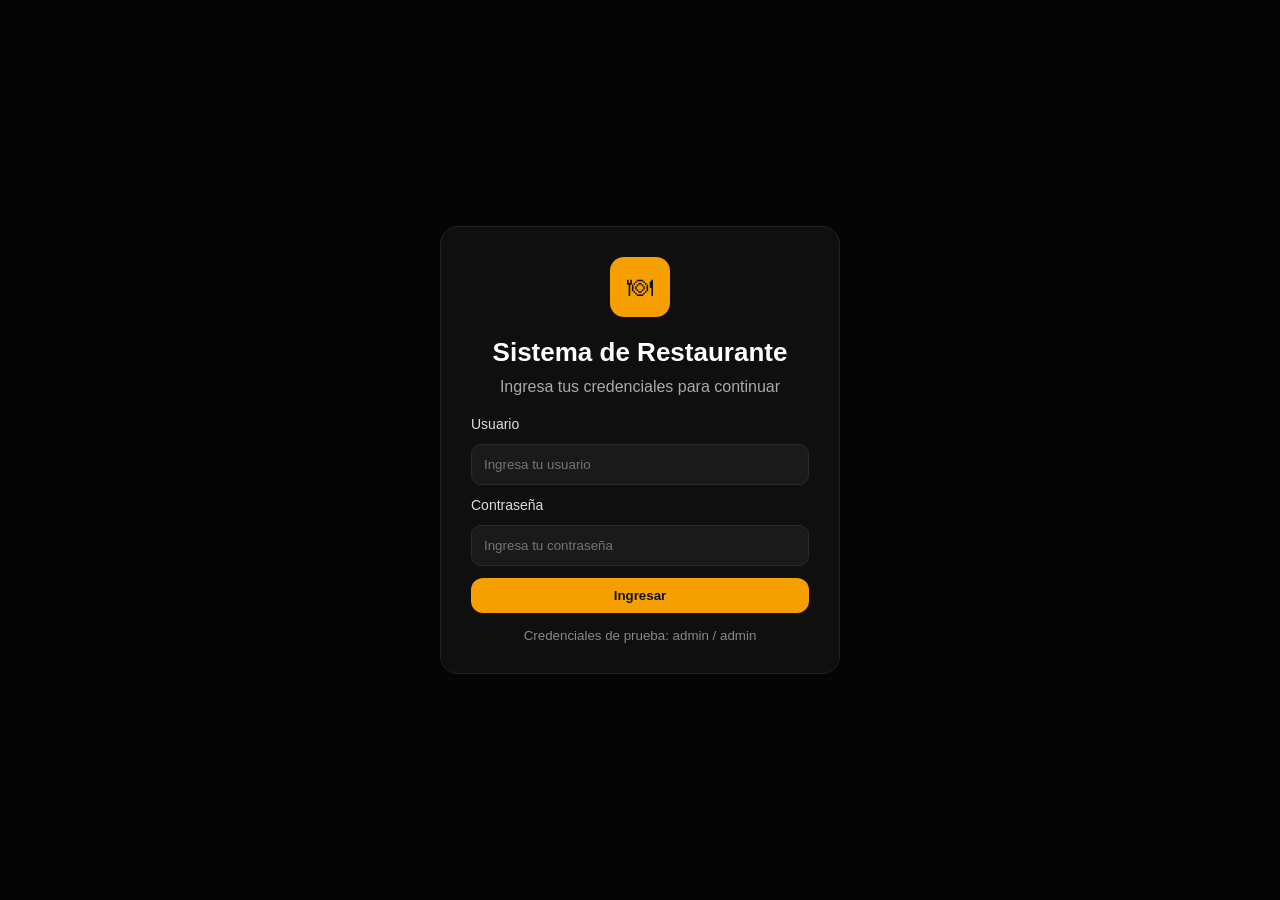
<file: index.html>
<!DOCTYPE html>
<html lang="es">
<head>
  <meta charset="UTF-8">
  <meta name="viewport" content="width=device-width, initial-scale=1.0">
  <title>Login - Sistema de Restaurante</title>
  <link rel="stylesheet" href="css/estilos.css">
</head>
<body>
  <main class="login-contenedor">
    <section class="login-box">
      <div class="logo-box">🍽</div>
      <h1>Sistema de Restaurante</h1>
      <p>Ingresa tus credenciales para continuar</p>

      <form class="formulario-login" onsubmit="event.preventDefault(); iniciarSesion();">
        <label for="usuario">Usuario</label>
        <input type="text" id="usuario" placeholder="Ingresa tu usuario">

        <label for="password">Contraseña</label>
        <input type="password" id="password" placeholder="Ingresa tu contraseña">

        <button type="submit" class="btn-principal">Ingresar</button>
      </form>

      <small>Credenciales de prueba: admin / admin</small>
    </section>
  </main>

  <script src="js/app.js"></script>
</body>
</html>
</file>
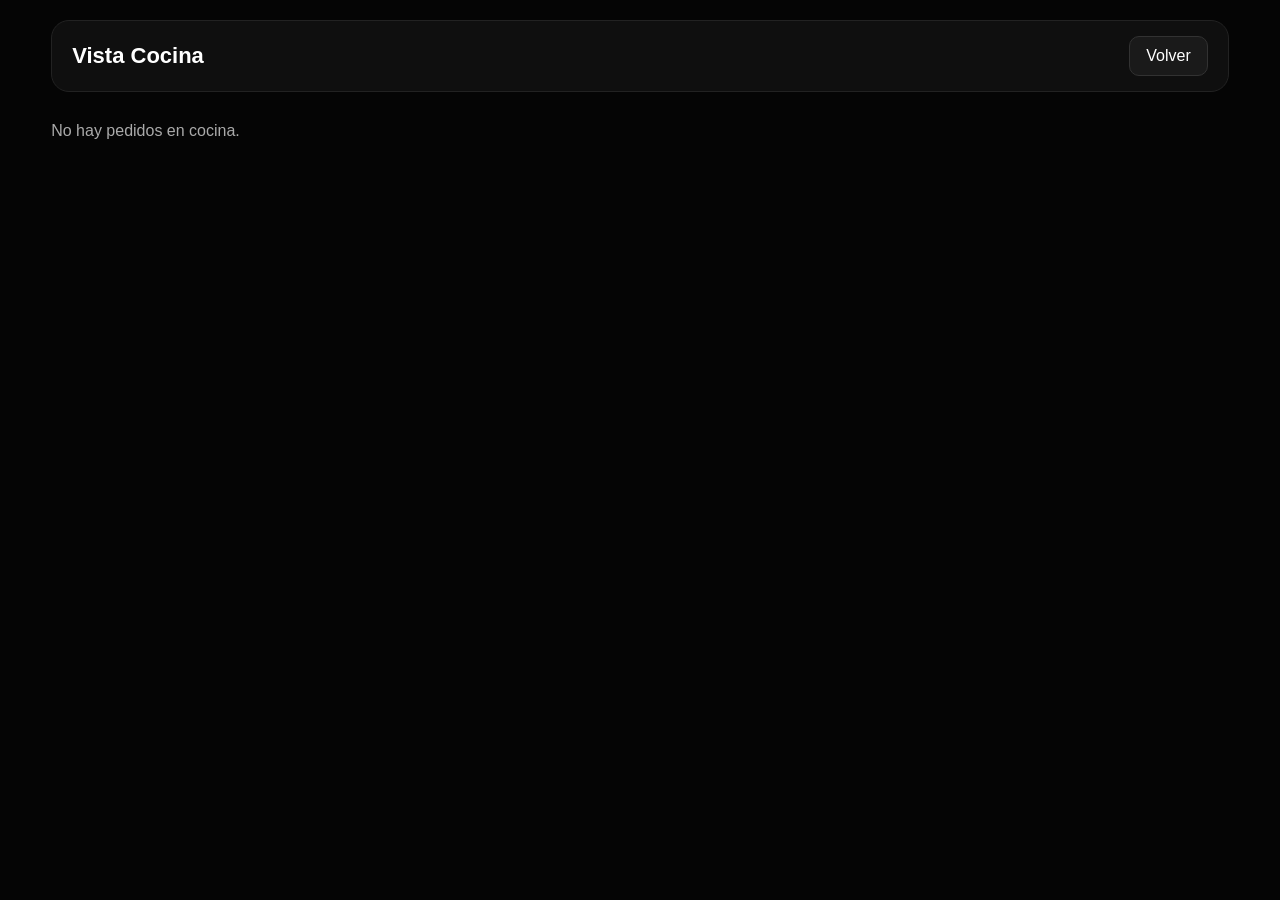
<file: cocina.html>
<!DOCTYPE html>
<html lang="es">
<head>
  <meta charset="UTF-8">
  <meta name="viewport" content="width=device-width, initial-scale=1.0">
  <title>Vista Cocina</title>
  <link rel="stylesheet" href="css/estilos.css">
</head>
<body>
  <header class="barra-superior">
    <h2>Vista Cocina</h2>
    <nav>
      <a href="mesas.html" class="btn-nav">Volver</a>
    </nav>
  </header>

  <main class="contenedor">
    <section class="grid-cocina" id="listaPedidosCocina"></section>
  </main>

  <script src="js/app.js"></script>
</body>
</html>
</file>
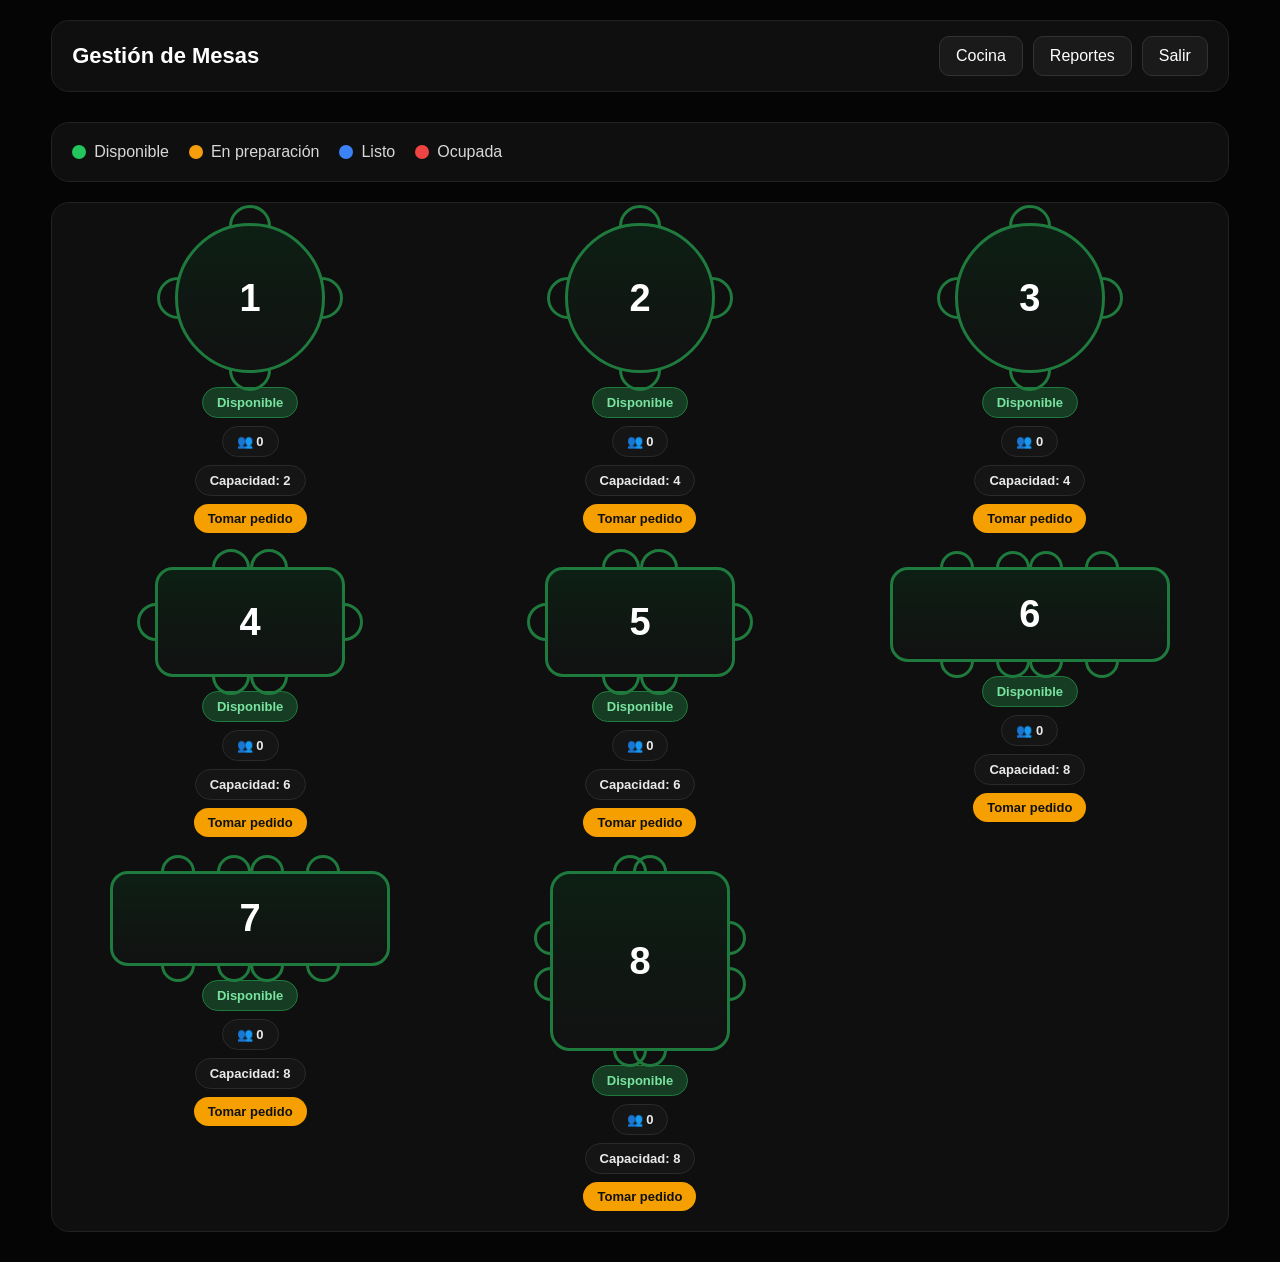
<file: mesas.html>
<!DOCTYPE html>
<html lang="es">
<head>
  <meta charset="UTF-8">
  <meta name="viewport" content="width=device-width, initial-scale=1.0">
  <title>Gestión de Mesas</title>
  <link rel="stylesheet" href="css/estilos.css">
</head>
<body>
  <header class="barra-superior">
    <h2>Gestión de Mesas</h2>
    <nav>
      <a href="cocina.html" class="btn-nav">Cocina</a>
      <a href="reportes.html" class="btn-nav">Reportes</a>
      <a href="index.html" class="btn-nav">Salir</a>
    </nav>
  </header>

  <main class="contenedor">
    <section class="panel leyenda-panel">
      <div class="leyenda">
        <span><span class="punto disponible"></span> Disponible</span>
        <span><span class="punto preparacion"></span> En preparación</span>
        <span><span class="punto listo"></span> Listo</span>
        <span><span class="punto ocupada"></span> Ocupada</span>
      </div>
    </section>

    <section class="panel">
      <div class="mapa-mesas" id="gridMesas"></div>
    </section>
  </main>

  <script src="js/app.js"></script>
</body>
</html>
</file>
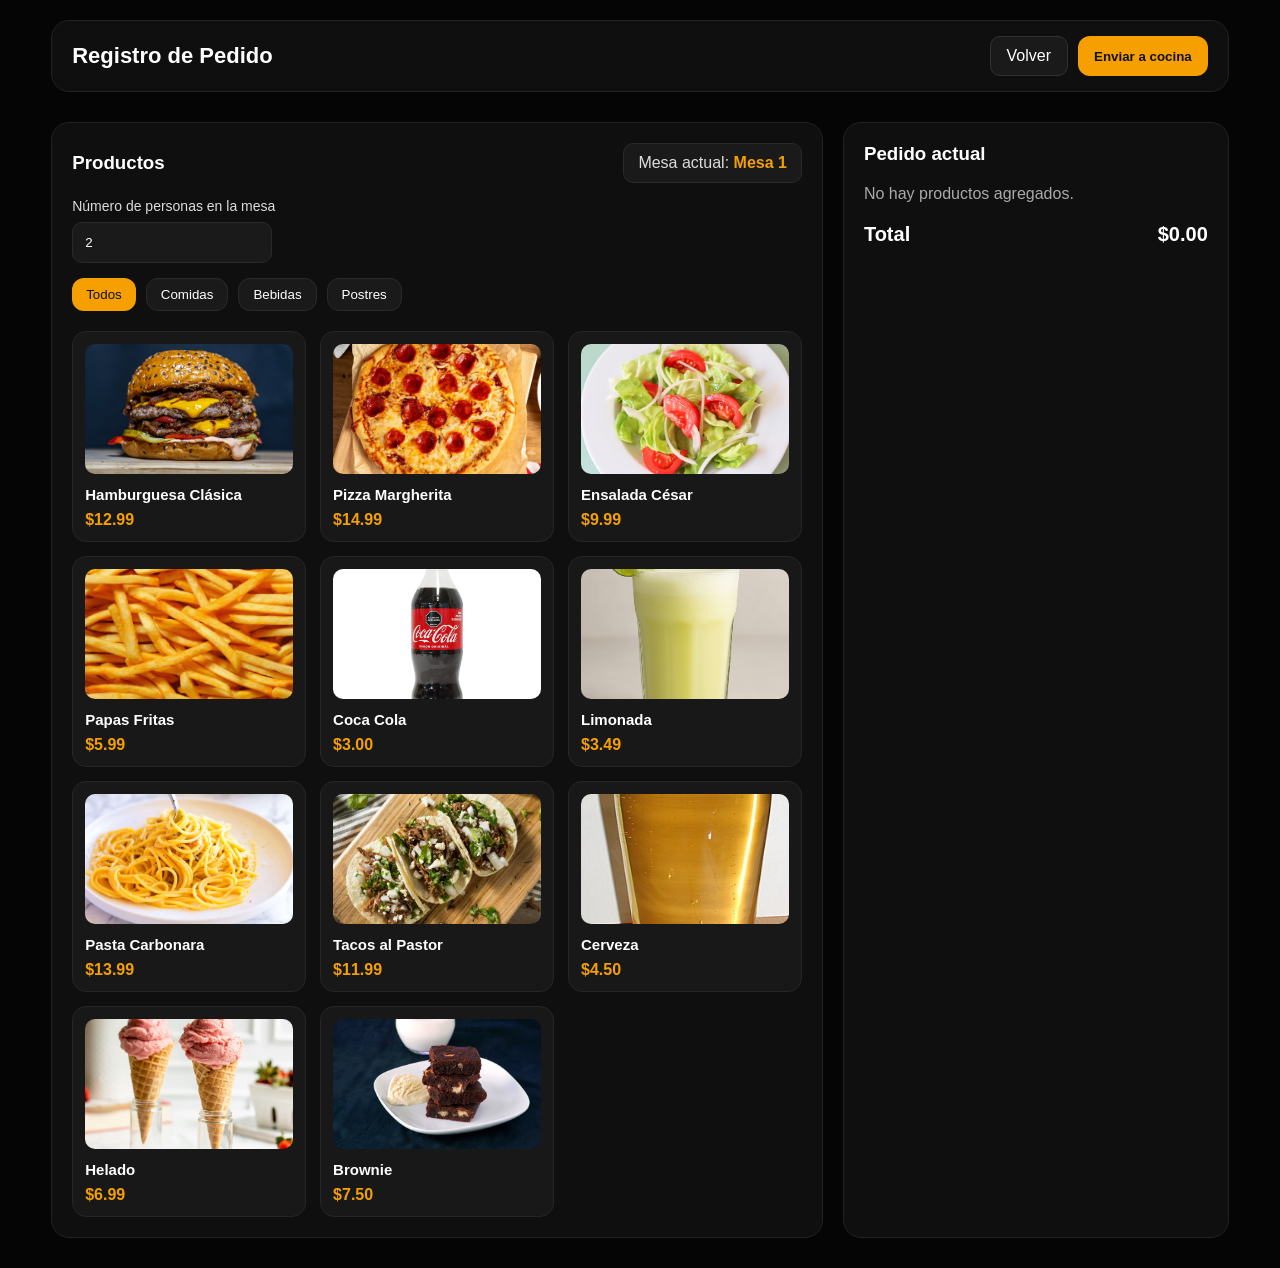
<file: pedido.html>
<!DOCTYPE html>
<html lang="es">
<head>
  <meta charset="UTF-8">
  <meta name="viewport" content="width=device-width, initial-scale=1.0">
  <title>Registro de Pedido</title>
  <link rel="stylesheet" href="css/estilos.css">
</head>
<body>
  <header class="barra-superior">
    <h2>Registro de Pedido</h2>
    <nav>
      <a href="mesas.html" class="btn-nav">Volver</a>
      <button class="btn-nav btn-naranja" onclick="enviarACocina()">Enviar a cocina</button>
    </nav>
  </header>

  <main class="contenedor">
    <section class="layout-pedido">
      <div class="panel">
        <div class="titulo-pedido">
          <h3>Productos</h3>
          <div class="mesa-seleccionada">
            <span>Mesa actual:</span>
            <strong id="mesaActualTexto">Mesa 1</strong>
          </div>
        </div>

        <div class="panel-personas">
          <label for="personasMesa">Número de personas en la mesa</label>
          <input type="number" id="personasMesa" min="1" max="12" value="1">
        </div>

        <div class="categorias">
          <button class="categoria activa" onclick="filtrarProductos('todos', this)">Todos</button>
          <button class="categoria" onclick="filtrarProductos('comidas', this)">Comidas</button>
          <button class="categoria" onclick="filtrarProductos('bebidas', this)">Bebidas</button>
          <button class="categoria" onclick="filtrarProductos('postres', this)">Postres</button>
        </div>

        <div class="grid-productos">
          <article class="producto" data-categoria="comidas" onclick="agregarProducto('Hamburguesa Clásica', 12.99)">
            <img src="img/hamburguesa.jpg" alt="Hamburguesa Clásica" class="img-producto">
            <h4>Hamburguesa Clásica</h4>
            <p>$12.99</p>
          </article>

          <article class="producto" data-categoria="comidas" onclick="agregarProducto('Pizza Margherita', 14.99)">
            <img src="img/pizza.jpg" alt="Pizza Margherita" class="img-producto">
            <h4>Pizza Margherita</h4>
            <p>$14.99</p>
          </article>

          <article class="producto" data-categoria="comidas" onclick="agregarProducto('Ensalada César', 9.99)">
            <img src="img/ensalada.jpg" alt="Ensalada César" class="img-producto">
            <h4>Ensalada César</h4>
            <p>$9.99</p>
          </article>

          <article class="producto" data-categoria="comidas" onclick="agregarProducto('Papas Fritas', 5.99)">
            <img src="img/papas.jpg" alt="Papas Fritas" class="img-producto">
            <h4>Papas Fritas</h4>
            <p>$5.99</p>
          </article>

          <article class="producto" data-categoria="bebidas" onclick="agregarProducto('Coca Cola', 3.00)">
            <img src="img/coca-cola.jpg" alt="Coca Cola" class="img-producto">
            <h4>Coca Cola</h4>
            <p>$3.00</p>
          </article>

          <article class="producto" data-categoria="bebidas" onclick="agregarProducto('Limonada', 3.49)">
            <img src="img/limonada.jpg" alt="Limonada" class="img-producto">
            <h4>Limonada</h4>
            <p>$3.49</p>
          </article>

          <article class="producto" data-categoria="comidas" onclick="agregarProducto('Pasta Carbonara', 13.99)">
            <img src="img/pasta.jpg" alt="Pasta Carbonara" class="img-producto">
            <h4>Pasta Carbonara</h4>
            <p>$13.99</p>
          </article>

          <article class="producto" data-categoria="comidas" onclick="agregarProducto('Tacos al Pastor', 11.99)">
            <img src="img/tacos.jpg" alt="Tacos al Pastor" class="img-producto">
            <h4>Tacos al Pastor</h4>
            <p>$11.99</p>
          </article>

          <article class="producto" data-categoria="bebidas" onclick="agregarProducto('Cerveza', 4.50)">
            <img src="img/cerveza.jpg" alt="Cerveza" class="img-producto">
            <h4>Cerveza</h4>
            <p>$4.50</p>
          </article>

          <article class="producto" data-categoria="postres" onclick="agregarProducto('Helado', 6.99)">
            <img src="img/helado.jpg" alt="Helado" class="img-producto">
            <h4>Helado</h4>
            <p>$6.99</p>
          </article>

          <article class="producto" data-categoria="postres" onclick="agregarProducto('Brownie', 7.50)">
            <img src="img/brownie.jpg" alt="Brownie" class="img-producto">
            <h4>Brownie</h4>
            <p>$7.50</p>
          </article>
        </div>
      </div>

      <aside class="panel pedido-actual">
        <h3>Pedido actual</h3>
        <div id="listaPedido"></div>

        <div class="total-pedido">
          <strong>Total</strong>
          <strong id="totalPedido">$0.00</strong>
        </div>
      </aside>
    </section>
  </main>

  <script src="js/app.js"></script>
</body>
</html>
</file>
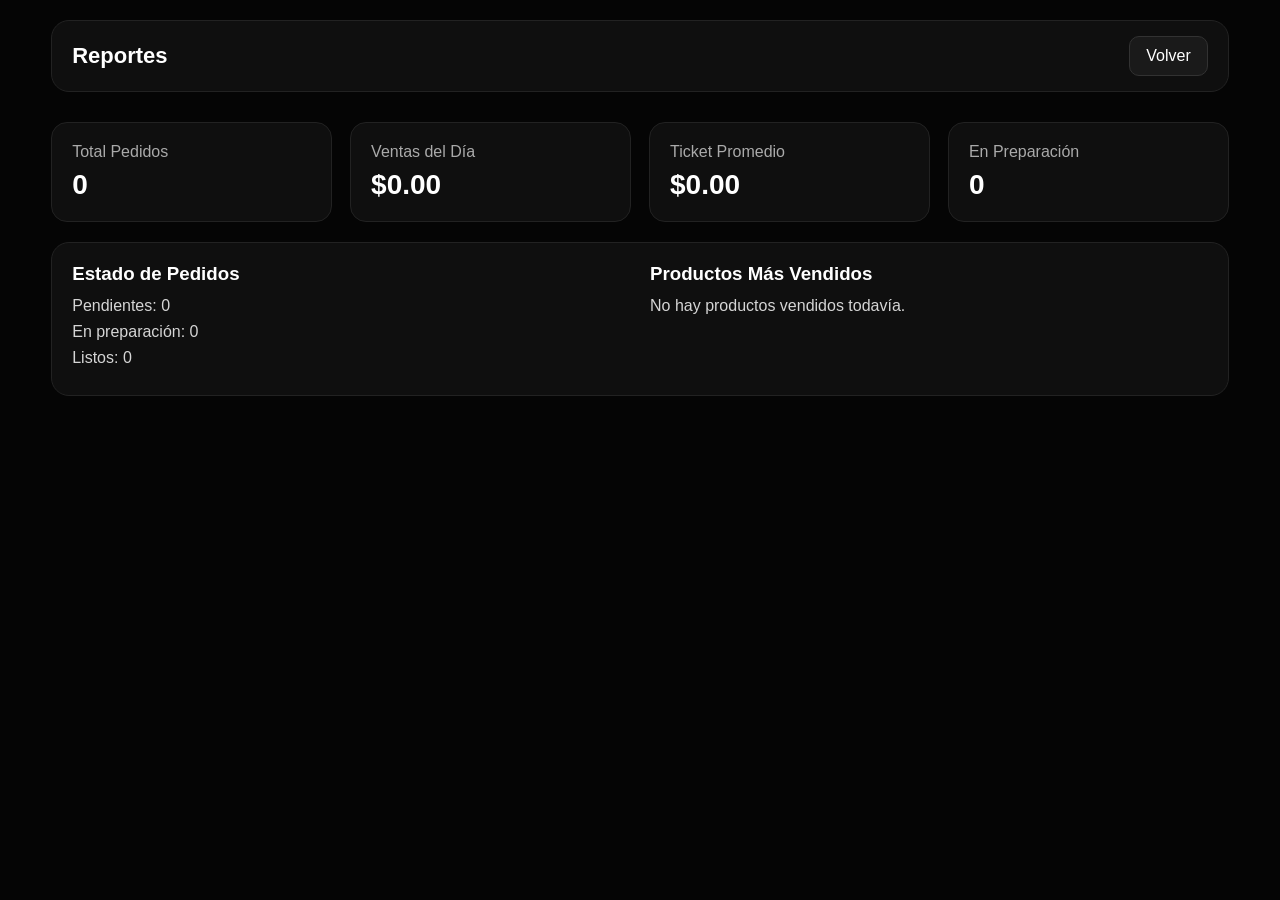
<file: reportes.html>
<!DOCTYPE html>
<html lang="es">
<head>
  <meta charset="UTF-8">
  <meta name="viewport" content="width=device-width, initial-scale=1.0">
  <title>Reportes</title>
  <link rel="stylesheet" href="css/estilos.css">
</head>
<body>
  <header class="barra-superior">
    <h2>Reportes</h2>
    <nav>
      <a href="mesas.html" class="btn-nav">Volver</a>
    </nav>
  </header>

  <main class="contenedor">
    <section class="grid-reportes">
      <article class="reporte-card">
        <p>Total Pedidos</p>
        <h3 id="reporteTotalPedidos">0</h3>
      </article>

      <article class="reporte-card">
        <p>Ventas del Día</p>
        <h3 id="reporteVentasDia">$0.00</h3>
      </article>

      <article class="reporte-card">
        <p>Ticket Promedio</p>
        <h3 id="reporteTicketPromedio">$0.00</h3>
      </article>

      <article class="reporte-card">
        <p>En Preparación</p>
        <h3 id="reporteEnPreparacion">0</h3>
      </article>
    </section>

    <section class="panel panel-reportes">
      <div>
        <h3>Estado de Pedidos</h3>
        <p>Pendientes: <span id="reportePendientes">0</span></p>
        <p>En preparación: <span id="reportePreparacion">0</span></p>
        <p>Listos: <span id="reporteListos">0</span></p>
      </div>

      <div>
        <h3>Productos Más Vendidos</h3>
        <div id="reporteProductosMasVendidos">
          <p>No hay datos todavía.</p>
        </div>
      </div>
    </section>
  </main>

  <script src="js/app.js"></script>
</body>
</html>
</file>
<file: css/estilos.css>
* {
  margin: 0;
  padding: 0;
  box-sizing: border-box;
  font-family: Arial, sans-serif;
}

body {
  background-color: #050505;
  color: #ffffff;
}

a {
  text-decoration: none;
}

.contenedor {
  width: 92%;
  max-width: 1400px;
  margin: 30px auto;
}

.barra-superior {
  width: 92%;
  max-width: 1400px;
  margin: 20px auto 0;
  background: #0f0f0f;
  border: 1px solid #222222;
  border-radius: 18px;
  padding: 15px 20px;
  display: flex;
  justify-content: space-between;
  align-items: center;
}

.barra-superior nav {
  display: flex;
  gap: 10px;
  flex-wrap: wrap;
}

.barra-superior h2 {
  font-size: 22px;
}

.btn-nav {
  background: #1a1a1a;
  color: #ffffff;
  border: 1px solid #323232;
  padding: 10px 16px;
  border-radius: 10px;
  transition: 0.3s;
  cursor: pointer;
}

.btn-nav:hover {
  background: #2a2a2a;
}

.btn-principal,
.btn-naranja {
  display: inline-block;
  background: #f5a000;
  color: #111111;
  border: none;
  padding: 10px 16px;
  border-radius: 12px;
  font-weight: bold;
  cursor: pointer;
  text-align: center;
}

.btn-azul {
  width: 100%;
  background: #3b82f6;
  color: #ffffff;
  border: none;
  padding: 11px;
  border-radius: 10px;
  font-weight: bold;
  cursor: pointer;
  margin-top: 15px;
}

.panel {
  background: #0f0f0f;
  border: 1px solid #222222;
  border-radius: 18px;
  padding: 20px;
}

/* LOGIN */
.login-contenedor {
  min-height: 100vh;
  display: flex;
  justify-content: center;
  align-items: center;
}

.login-box {
  width: 100%;
  max-width: 400px;
  background: #0f0f0f;
  border: 1px solid #222222;
  border-radius: 18px;
  padding: 30px;
  text-align: center;
}

.logo-box {
  width: 60px;
  height: 60px;
  margin: 0 auto 20px;
  background: #f5a000;
  color: #111111;
  border-radius: 14px;
  display: flex;
  align-items: center;
  justify-content: center;
  font-size: 26px;
}

.login-box h1 {
  font-size: 26px;
  margin-bottom: 10px;
}

.login-box p {
  color: #aaaaaa;
  margin-bottom: 20px;
}

.formulario-login {
  display: flex;
  flex-direction: column;
  gap: 12px;
  text-align: left;
}

.formulario-login label {
  font-size: 14px;
  color: #dddddd;
}

.formulario-login input {
  background: #1a1a1a;
  border: 1px solid #2a2a2a;
  color: white;
  padding: 12px;
  border-radius: 10px;
  outline: none;
}

.login-box small {
  display: block;
  margin-top: 15px;
  color: #888888;
}

/* LEYENDA */
.leyenda-panel {
  margin-bottom: 20px;
}

.leyenda {
  display: flex;
  gap: 20px;
  flex-wrap: wrap;
  align-items: center;
}

.leyenda span {
  display: flex;
  align-items: center;
  gap: 8px;
  color: #d8d8d8;
}

.punto {
  width: 14px;
  height: 14px;
  border-radius: 50%;
  display: inline-block;
}

.punto.disponible {
  background: #22c55e;
}

.punto.preparacion {
  background: #f59e0b;
}

.punto.listo {
  background: #3b82f6;
}

.punto.ocupada {
  background: #ef4444;
}

/* MAPA DE MESAS */
.mapa-mesas {
  display: grid;
  grid-template-columns: repeat(3, 1fr);
  gap: 34px;
  justify-items: center;
  align-items: start;
  min-height: 500px;
}

.mesa-plano {
  color: white;
  display: flex;
  flex-direction: column;
  align-items: center;
  gap: 14px;
  transition: transform 0.25s ease, filter 0.25s ease;
}

.mesa-plano:hover {
  transform: scale(1.03);
  filter: brightness(1.06);
}

.mesa-forma {
  position: relative;
  display: flex;
  align-items: center;
  justify-content: center;
}

.mesa-centro {
  background: #121212;
  border: 3px solid #2a2a2a;
  display: flex;
  align-items: center;
  justify-content: center;
  position: relative;
}

.mesa-numero {
  font-size: 38px;
  font-weight: bold;
  color: #ffffff;
}

.silla {
  position: absolute;
  background: transparent;
  border: 3px solid #2a2a2a;
}

/* Mesa redonda */
.mesa-redonda .mesa-centro {
  width: 150px;
  height: 150px;
  border-radius: 50%;
}

.mesa-redonda .silla {
  width: 42px;
  height: 42px;
  border-radius: 50%;
}

.mesa-redonda .silla-1 {
  top: -18px;
  left: 50%;
  transform: translateX(-50%);
}

.mesa-redonda .silla-2 {
  right: -18px;
  top: 50%;
  transform: translateY(-50%);
}

.mesa-redonda .silla-3 {
  bottom: -18px;
  left: 50%;
  transform: translateX(-50%);
}

.mesa-redonda .silla-4 {
  left: -18px;
  top: 50%;
  transform: translateY(-50%);
}

.mesa-redonda .silla-5,
.mesa-redonda .silla-6,
.mesa-redonda .silla-7,
.mesa-redonda .silla-8 {
  display: none;
}

/* Mesa rectangular */
.mesa-rectangular .mesa-centro {
  width: 190px;
  height: 110px;
  border-radius: 18px;
}

.mesa-rectangular .silla {
  width: 38px;
  height: 38px;
  border-radius: 50%;
}

.mesa-rectangular .silla-1 {
  top: -18px;
  left: 30%;
}

.mesa-rectangular .silla-2 {
  top: -18px;
  right: 30%;
}

.mesa-rectangular .silla-3 {
  bottom: -18px;
  left: 30%;
}

.mesa-rectangular .silla-4 {
  bottom: -18px;
  right: 30%;
}

.mesa-rectangular .silla-5 {
  left: -18px;
  top: 50%;
  transform: translateY(-50%);
}

.mesa-rectangular .silla-6 {
  right: -18px;
  top: 50%;
  transform: translateY(-50%);
}

.mesa-rectangular .silla-7,
.mesa-rectangular .silla-8 {
  display: none;
}

/* Mesa rectangular larga */
.mesa-rectangular-larga .mesa-centro {
  width: 280px;
  height: 95px;
  border-radius: 18px;
}

.mesa-rectangular-larga .silla {
  width: 34px;
  height: 34px;
  border-radius: 50%;
}

.mesa-rectangular-larga .silla-1 {
  top: -16px;
  left: 18%;
}

.mesa-rectangular-larga .silla-2 {
  top: -16px;
  left: 38%;
}

.mesa-rectangular-larga .silla-3 {
  top: -16px;
  right: 38%;
}

.mesa-rectangular-larga .silla-4 {
  top: -16px;
  right: 18%;
}

.mesa-rectangular-larga .silla-5 {
  bottom: -16px;
  left: 18%;
}

.mesa-rectangular-larga .silla-6 {
  bottom: -16px;
  left: 38%;
}

.mesa-rectangular-larga .silla-7 {
  bottom: -16px;
  right: 38%;
}

.mesa-rectangular-larga .silla-8 {
  bottom: -16px;
  right: 18%;
}

/* Mesa cuadrada */
.mesa-cuadrada .mesa-centro {
  width: 180px;
  height: 180px;
  border-radius: 20px;
}

.mesa-cuadrada .silla {
  width: 34px;
  height: 34px;
  border-radius: 50%;
}

.mesa-cuadrada .silla-1 {
  top: -16px;
  left: 35%;
}

.mesa-cuadrada .silla-2 {
  top: -16px;
  right: 35%;
}

.mesa-cuadrada .silla-3 {
  right: -16px;
  top: 28%;
}

.mesa-cuadrada .silla-4 {
  right: -16px;
  bottom: 28%;
}

.mesa-cuadrada .silla-5 {
  bottom: -16px;
  left: 35%;
}

.mesa-cuadrada .silla-6 {
  bottom: -16px;
  right: 35%;
}

.mesa-cuadrada .silla-7 {
  left: -16px;
  top: 28%;
}

.mesa-cuadrada .silla-8 {
  left: -16px;
  bottom: 28%;
}

.mesa-info {
  display: flex;
  flex-direction: column;
  align-items: center;
  gap: 8px;
}

.badge-estado,
.badge-personas,
.badge-capacidad,
.mesa-accion {
  padding: 7px 14px;
  border-radius: 999px;
  font-size: 13px;
  font-weight: bold;
  text-align: center;
}

.badge-personas,
.badge-capacidad {
  background: #151515;
  border: 1px solid #2a2a2a;
  color: #eaeaea;
}

.mesa-accion {
  background: #f5a000;
  color: #111111;
}

/* Estados visuales */
.estado-libre-disponible .mesa-centro,
.estado-libre-disponible .silla {
  border-color: #1f7a3d;
}

.estado-libre-disponible .mesa-centro {
  background: linear-gradient(180deg, #0d1f14 0%, #111111 100%);
}

.estado-libre-disponible.badge-estado,
.badge-estado.estado-libre-disponible {
  background: #163d24;
  color: #79e39f;
  border: 1px solid #1f7a3d;
}

.estado-libre-preparacion .mesa-centro,
.estado-libre-preparacion .silla {
  border-color: #d08b00;
}

.estado-libre-preparacion .mesa-centro {
  background: linear-gradient(180deg, #2b1d06 0%, #111111 100%);
}

.estado-libre-preparacion.badge-estado,
.badge-estado.estado-libre-preparacion {
  background: #4f3b00;
  color: #ffd15c;
  border: 1px solid #d08b00;
}

.estado-libre-listo .mesa-centro,
.estado-libre-listo .silla {
  border-color: #3b82f6;
}

.estado-libre-listo .mesa-centro {
  background: linear-gradient(180deg, #0a1e38 0%, #111111 100%);
}

.estado-libre-listo.badge-estado,
.badge-estado.estado-libre-listo {
  background: #0d3d54;
  color: #7dd3fc;
  border: 1px solid #3b82f6;
}

.estado-libre-ocupada .mesa-centro,
.estado-libre-ocupada .silla {
  border-color: #b42318;
}

.estado-libre-ocupada .mesa-centro {
  background: linear-gradient(180deg, #2a1010 0%, #111111 100%);
}

.estado-libre-ocupada.badge-estado,
.badge-estado.estado-libre-ocupada {
  background: #5a161c;
  color: #ffc7c7;
  border: 1px solid #b42318;
}

/* PEDIDO */
.layout-pedido {
  display: grid;
  grid-template-columns: 2fr 1fr;
  gap: 20px;
}

.titulo-pedido {
  display: flex;
  justify-content: space-between;
  align-items: center;
  gap: 15px;
  margin-bottom: 10px;
  flex-wrap: wrap;
}

.mesa-seleccionada {
  background: #1a1a1a;
  border: 1px solid #2a2a2a;
  border-radius: 10px;
  padding: 10px 14px;
  color: #ddd;
}

.mesa-seleccionada strong {
  color: #f5a000;
}

.panel-personas {
  display: flex;
  flex-direction: column;
  gap: 8px;
  margin: 15px 0 10px;
}

.panel-personas label {
  color: #dddddd;
  font-size: 14px;
}

.panel-personas input {
  max-width: 200px;
  background: #1a1a1a;
  border: 1px solid #2a2a2a;
  color: white;
  padding: 12px;
  border-radius: 10px;
  outline: none;
}

.categorias {
  display: flex;
  gap: 10px;
  flex-wrap: wrap;
  margin: 15px 0 20px;
}

.categoria {
  background: #1a1a1a;
  color: white;
  border: 1px solid #2a2a2a;
  padding: 8px 14px;
  border-radius: 12px;
  cursor: pointer;
}

.categoria.activa {
  background: #f5a000;
  color: #111111;
  border: none;
}

.grid-productos {
  display: grid;
  grid-template-columns: repeat(3, 1fr);
  gap: 14px;
}

.producto {
  background: #181818;
  border: 1px solid #262626;
  border-radius: 14px;
  padding: 12px;
  cursor: pointer;
  transition: 0.3s;
  overflow: hidden;
}

.producto:hover {
  transform: translateY(-3px);
  border-color: #f5a000;
}

.img-producto {
  width: 100%;
  height: 130px;
  object-fit: cover;
  border-radius: 10px;
  margin-bottom: 12px;
  display: block;
}

.producto h4 {
  margin-bottom: 8px;
  font-size: 15px;
}

.producto p {
  color: #f5a000;
  font-weight: bold;
}

.pedido-actual h3 {
  margin-bottom: 20px;
}

.item-pedido {
  display: flex;
  justify-content: space-between;
  align-items: center;
  gap: 10px;
  border-bottom: 1px solid #2a2a2a;
  padding: 12px 0;
}

.total-pedido {
  margin-top: 20px;
  display: flex;
  justify-content: space-between;
  font-size: 20px;
}

.btn-cantidad {
  background: #1f1f1f;
  color: white;
  border: 1px solid #333;
  border-radius: 6px;
  width: 28px;
  height: 28px;
  cursor: pointer;
}

.btn-eliminar {
  background: #5a161c;
  color: white;
  border: none;
  border-radius: 6px;
  width: 32px;
  height: 28px;
  cursor: pointer;
}

/* COCINA */
.grid-cocina {
  display: grid;
  grid-template-columns: repeat(auto-fit, minmax(280px, 1fr));
  gap: 20px;
}

.orden-card {
  background: #0f0f0f;
  border: 1px solid #222222;
  border-radius: 18px;
  padding: 20px;
}

.orden-header {
  display: flex;
  justify-content: space-between;
  align-items: center;
  margin-bottom: 15px;
}

.estado {
  padding: 6px 12px;
  border-radius: 20px;
  font-size: 12px;
  font-weight: bold;
}

.estado-preparacion {
  background: #4f3b00;
  color: #ffd15c;
}

.estado-listo {
  background: #0d3d54;
  color: #7dd3fc;
}

.productos-cocina {
  margin: 12px 0;
}

.productos-cocina p {
  margin-bottom: 8px;
  color: #d5d5d5;
}

.acciones-cocina {
  display: flex;
  flex-direction: column;
  gap: 10px;
  margin-top: 15px;
}

.btn-eliminar-pedido {
  width: 100%;
  background: #5a161c;
  color: #ffffff;
  border: none;
  padding: 11px;
  border-radius: 10px;
  font-weight: bold;
  cursor: pointer;
}

/* REPORTES */
.grid-reportes {
  display: grid;
  grid-template-columns: repeat(auto-fit, minmax(220px, 1fr));
  gap: 18px;
  margin-bottom: 20px;
}

.reporte-card {
  background: #0f0f0f;
  border: 1px solid #222222;
  border-radius: 16px;
  padding: 20px;
}

.reporte-card p {
  color: #aaaaaa;
  margin-bottom: 8px;
}

.reporte-card h3 {
  font-size: 28px;
}

.panel-reportes {
  display: grid;
  grid-template-columns: 1fr 1fr;
  gap: 20px;
}

.panel-reportes h3 {
  margin-bottom: 12px;
}

.panel-reportes p {
  margin-bottom: 8px;
  color: #d5d5d5;
}

/* RESPONSIVE */
@media (max-width: 1100px) {
  .mapa-mesas {
    grid-template-columns: repeat(2, 1fr);
  }

  .mesa-rectangular-larga .mesa-centro {
    width: 230px;
  }
}

@media (max-width: 900px) {
  .layout-pedido,
  .panel-reportes {
    grid-template-columns: 1fr;
  }

  .grid-productos {
    grid-template-columns: repeat(2, 1fr);
  }

  .mapa-mesas {
    grid-template-columns: 1fr;
  }
}

@media (max-width: 600px) {
  .barra-superior {
    flex-direction: column;
    gap: 15px;
    align-items: flex-start;
  }

  .grid-productos {
    grid-template-columns: 1fr;
  }

  .mesa-redonda .mesa-centro {
    width: 125px;
    height: 125px;
  }

  .mesa-rectangular .mesa-centro {
    width: 160px;
    height: 95px;
  }

  .mesa-rectangular-larga .mesa-centro {
    width: 190px;
    height: 85px;
  }

  .mesa-cuadrada .mesa-centro {
    width: 150px;
    height: 150px;
  }

  .mesa-numero {
    font-size: 30px;
  }
}
</file>
